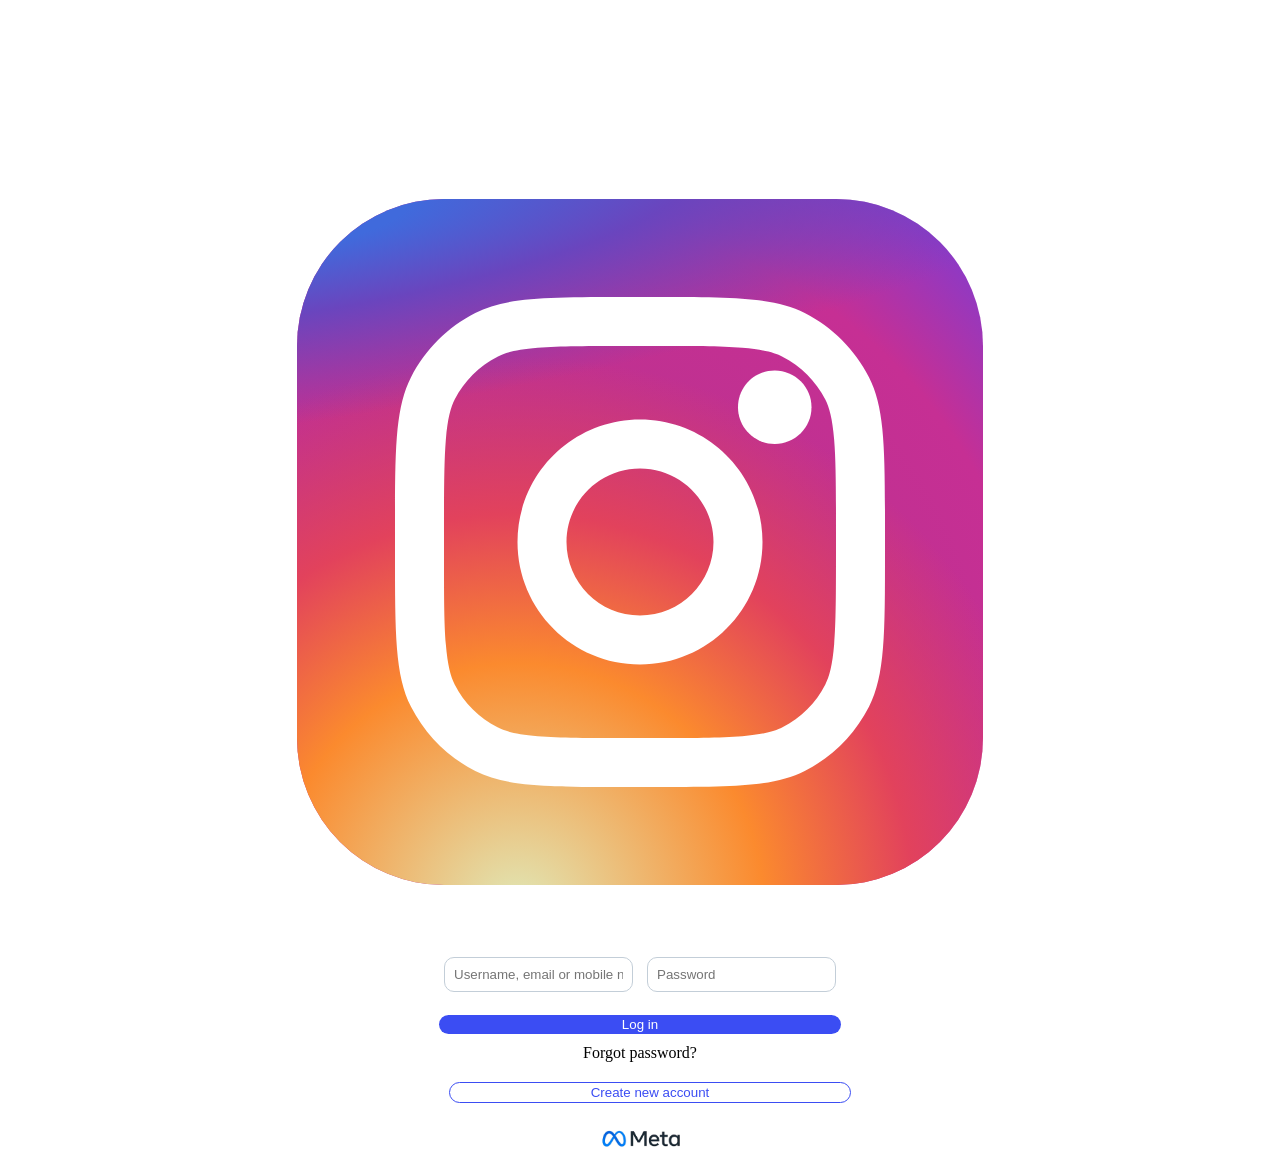
<file: index.html>
<!DOCTYPE html>
<html lang="en">
<head>
    <meta charset="UTF-8">
    <meta name="viewport" content="width=device-width, initial-scale=1.0">
    <title>Document</title>
    <link rel="stylesheet" href="style.css">
</head>
<body>
    <main>
        <section class="All">
            <img src="logo.svg" alt="" width="80%">
            <br>
            <div class="Some">
                <input class="in" type="text" required placeholder="Username, email or mobile number">
                <input class="in" type="text" required placeholder="Password"><br><br>
                <input class="log" type="button" value="Log in">
                <br>
                <div class="pass">
                    <a href="">Forgot password?</a>
                </div>
                    <div class="foot">
                        <input class="new" type="button" value="Create new account">
                        <div class="logi">
                            <img src="download.png" alt="" width="20%">
                        </div>
                    </div>
            </div>
        </section>
    </main>
</body>
</html>
</file>
<file: style.css>
.All{
    display: flex;
    align-items: center;
    justify-content: center;
    margin: 150px;
    flex-direction: column;
}
.in{
    padding: 9px;
    margin: 5px;
    border-radius: 10px;
    border: 1px solid;
    border-color: rgb(195, 206, 216);
}
.log{
    width: 100%;
    padding: 2px;
    border-radius: 15px;
    background-color: rgb(59, 77, 243);
    color: white;
    border: 0PX;
}
a{
    text-decoration: none;
    color: inherit;
    display: flex;
    justify-content: center;
    padding: 10px;
}
.new{
    padding: 2px;
    margin: 10px;
    width: 100%;
    border-radius: 20px;
    background-color: white;
    border-color: rgb(59, 77, 243);
    color: rgb(59, 77, 243);
    border: 1px solid;
}
.logi{
    display: flex;
    justify-content: center;
}
*{
    box-sizing: border-box;
    margin: 0;
    padding: 0;
}
body, html {
    height: 100%;
    min-height: 100dvh;
    width: 100%;
}
</file>
